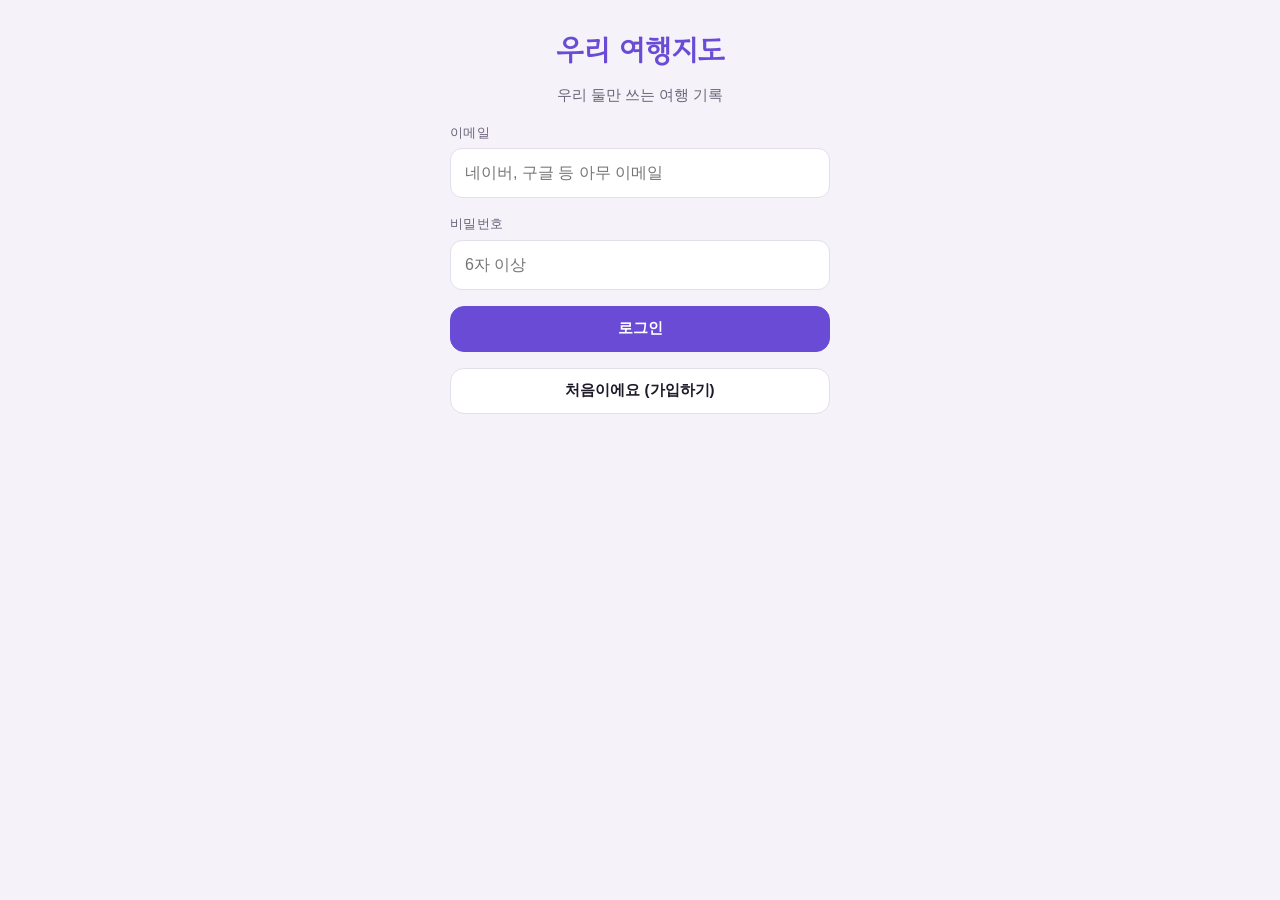
<file: index.html>
<!doctype html>
<html lang="ko">
<head>
<meta charset="utf-8">
<meta name="viewport" content="width=device-width,initial-scale=1,viewport-fit=cover,maximum-scale=1">
<title>우리 여행지도</title>
<meta name="theme-color" content="#6a4bd6">
<meta name="apple-mobile-web-app-capable" content="yes">
<meta name="mobile-web-app-capable" content="yes">
<meta name="apple-mobile-web-app-status-bar-style" content="default">
<meta name="apple-mobile-web-app-title" content="여행지도">
<link rel="manifest" href="manifest.json">
<link rel="icon" href="icons/icon-192.png">
<link rel="apple-touch-icon" href="icons/apple-touch-icon.png">
<link rel="preconnect" href="https://fonts.googleapis.com">
<link rel="preconnect" href="https://fonts.gstatic.com" crossorigin>
<link rel="stylesheet" href="https://fonts.googleapis.com/css2?family=Gowun+Dodum&display=swap">
<link rel="stylesheet" href="vendor/leaflet.css">
<link rel="stylesheet" href="css/style.css">
</head>
<body>
<div id="app"></div>
<script src="js/config.js"></script>
<script src="vendor/supabase.js"></script>
<script src="vendor/jszip.min.js"></script>
<script src="vendor/leaflet.js"></script>
<script src="vendor/topojson-client.min.js"></script>
<script src="vendor/tz.js"></script>
<script src="js/image.js"></script>
<script src="js/stores.js"></script>
<script src="js/walk.js"></script>
<script src="js/app.js"></script>
<script>
  if ("serviceWorker" in navigator) navigator.serviceWorker.register("sw.js").catch(() => {});
</script>
</body>
</html>
</file>
<file: vendor/leaflet.css>
/* required styles */

.leaflet-pane,
.leaflet-tile,
.leaflet-marker-icon,
.leaflet-marker-shadow,
.leaflet-tile-container,
.leaflet-pane > svg,
.leaflet-pane > canvas,
.leaflet-zoom-box,
.leaflet-image-layer,
.leaflet-layer {
	position: absolute;
	left: 0;
	top: 0;
	}
.leaflet-container {
	overflow: hidden;
	}
.leaflet-tile,
.leaflet-marker-icon,
.leaflet-marker-shadow {
	-webkit-user-select: none;
	   -moz-user-select: none;
	        user-select: none;
	  -webkit-user-drag: none;
	}
/* Prevents IE11 from highlighting tiles in blue */
.leaflet-tile::selection {
	background: transparent;
}
/* Safari renders non-retina tile on retina better with this, but Chrome is worse */
.leaflet-safari .leaflet-tile {
	image-rendering: -webkit-optimize-contrast;
	}
/* hack that prevents hw layers "stretching" when loading new tiles */
.leaflet-safari .leaflet-tile-container {
	width: 1600px;
	height: 1600px;
	-webkit-transform-origin: 0 0;
	}
.leaflet-marker-icon,
.leaflet-marker-shadow {
	display: block;
	}
/* .leaflet-container svg: reset svg max-width decleration shipped in Joomla! (joomla.org) 3.x */
/* .leaflet-container img: map is broken in FF if you have max-width: 100% on tiles */
.leaflet-container .leaflet-overlay-pane svg {
	max-width: none !important;
	max-height: none !important;
	}
.leaflet-container .leaflet-marker-pane img,
.leaflet-container .leaflet-shadow-pane img,
.leaflet-container .leaflet-tile-pane img,
.leaflet-container img.leaflet-image-layer,
.leaflet-container .leaflet-tile {
	max-width: none !important;
	max-height: none !important;
	width: auto;
	padding: 0;
	}

.leaflet-container img.leaflet-tile {
	/* See: https://bugs.chromium.org/p/chromium/issues/detail?id=600120 */
	mix-blend-mode: plus-lighter;
}

.leaflet-container.leaflet-touch-zoom {
	-ms-touch-action: pan-x pan-y;
	touch-action: pan-x pan-y;
	}
.leaflet-container.leaflet-touch-drag {
	-ms-touch-action: pinch-zoom;
	/* Fallback for FF which doesn't support pinch-zoom */
	touch-action: none;
	touch-action: pinch-zoom;
}
.leaflet-container.leaflet-touch-drag.leaflet-touch-zoom {
	-ms-touch-action: none;
	touch-action: none;
}
.leaflet-container {
	-webkit-tap-highlight-color: transparent;
}
.leaflet-container a {
	-webkit-tap-highlight-color: rgba(51, 181, 229, 0.4);
}
.leaflet-tile {
	filter: inherit;
	visibility: hidden;
	}
.leaflet-tile-loaded {
	visibility: inherit;
	}
.leaflet-zoom-box {
	width: 0;
	height: 0;
	-moz-box-sizing: border-box;
	     box-sizing: border-box;
	z-index: 800;
	}
/* workaround for https://bugzilla.mozilla.org/show_bug.cgi?id=888319 */
.leaflet-overlay-pane svg {
	-moz-user-select: none;
	}

.leaflet-pane         { z-index: 400; }

.leaflet-tile-pane    { z-index: 200; }
.leaflet-overlay-pane { z-index: 400; }
.leaflet-shadow-pane  { z-index: 500; }
.leaflet-marker-pane  { z-index: 600; }
.leaflet-tooltip-pane   { z-index: 650; }
.leaflet-popup-pane   { z-index: 700; }

.leaflet-map-pane canvas { z-index: 100; }
.leaflet-map-pane svg    { z-index: 200; }

.leaflet-vml-shape {
	width: 1px;
	height: 1px;
	}
.lvml {
	behavior: url(#default#VML);
	display: inline-block;
	position: absolute;
	}


/* control positioning */

.leaflet-control {
	position: relative;
	z-index: 800;
	pointer-events: visiblePainted; /* IE 9-10 doesn't have auto */
	pointer-events: auto;
	}
.leaflet-top,
.leaflet-bottom {
	position: absolute;
	z-index: 1000;
	pointer-events: none;
	}
.leaflet-top {
	top: 0;
	}
.leaflet-right {
	right: 0;
	}
.leaflet-bottom {
	bottom: 0;
	}
.leaflet-left {
	left: 0;
	}
.leaflet-control {
	float: left;
	clear: both;
	}
.leaflet-right .leaflet-control {
	float: right;
	}
.leaflet-top .leaflet-control {
	margin-top: 10px;
	}
.leaflet-bottom .leaflet-control {
	margin-bottom: 10px;
	}
.leaflet-left .leaflet-control {
	margin-left: 10px;
	}
.leaflet-right .leaflet-control {
	margin-right: 10px;
	}


/* zoom and fade animations */

.leaflet-fade-anim .leaflet-popup {
	opacity: 0;
	-webkit-transition: opacity 0.2s linear;
	   -moz-transition: opacity 0.2s linear;
	        transition: opacity 0.2s linear;
	}
.leaflet-fade-anim .leaflet-map-pane .leaflet-popup {
	opacity: 1;
	}
.leaflet-zoom-animated {
	-webkit-transform-origin: 0 0;
	    -ms-transform-origin: 0 0;
	        transform-origin: 0 0;
	}
svg.leaflet-zoom-animated {
	will-change: transform;
}

.leaflet-zoom-anim .leaflet-zoom-animated {
	-webkit-transition: -webkit-transform 0.25s cubic-bezier(0,0,0.25,1);
	   -moz-transition:    -moz-transform 0.25s cubic-bezier(0,0,0.25,1);
	        transition:         transform 0.25s cubic-bezier(0,0,0.25,1);
	}
.leaflet-zoom-anim .leaflet-tile,
.leaflet-pan-anim .leaflet-tile {
	-webkit-transition: none;
	   -moz-transition: none;
	        transition: none;
	}

.leaflet-zoom-anim .leaflet-zoom-hide {
	visibility: hidden;
	}


/* cursors */

.leaflet-interactive {
	cursor: pointer;
	}
.leaflet-grab {
	cursor: -webkit-grab;
	cursor:    -moz-grab;
	cursor:         grab;
	}
.leaflet-crosshair,
.leaflet-crosshair .leaflet-interactive {
	cursor: crosshair;
	}
.leaflet-popup-pane,
.leaflet-control {
	cursor: auto;
	}
.leaflet-dragging .leaflet-grab,
.leaflet-dragging .leaflet-grab .leaflet-interactive,
.leaflet-dragging .leaflet-marker-draggable {
	cursor: move;
	cursor: -webkit-grabbing;
	cursor:    -moz-grabbing;
	cursor:         grabbing;
	}

/* marker & overlays interactivity */
.leaflet-marker-icon,
.leaflet-marker-shadow,
.leaflet-image-layer,
.leaflet-pane > svg path,
.leaflet-tile-container {
	pointer-events: none;
	}

.leaflet-marker-icon.leaflet-interactive,
.leaflet-image-layer.leaflet-interactive,
.leaflet-pane > svg path.leaflet-interactive,
svg.leaflet-image-layer.leaflet-interactive path {
	pointer-events: visiblePainted; /* IE 9-10 doesn't have auto */
	pointer-events: auto;
	}

/* visual tweaks */

.leaflet-container {
	background: #ddd;
	outline-offset: 1px;
	}
.leaflet-container a {
	color: #0078A8;
	}
.leaflet-zoom-box {
	border: 2px dotted #38f;
	background: rgba(255,255,255,0.5);
	}


/* general typography */
.leaflet-container {
	font-family: "Helvetica Neue", Arial, Helvetica, sans-serif;
	font-size: 12px;
	font-size: 0.75rem;
	line-height: 1.5;
	}


/* general toolbar styles */

.leaflet-bar {
	box-shadow: 0 1px 5px rgba(0,0,0,0.65);
	border-radius: 4px;
	}
.leaflet-bar a {
	background-color: #fff;
	border-bottom: 1px solid #ccc;
	width: 26px;
	height: 26px;
	line-height: 26px;
	display: block;
	text-align: center;
	text-decoration: none;
	color: black;
	}
.leaflet-bar a,
.leaflet-control-layers-toggle {
	background-position: 50% 50%;
	background-repeat: no-repeat;
	display: block;
	}
.leaflet-bar a:hover,
.leaflet-bar a:focus {
	background-color: #f4f4f4;
	}
.leaflet-bar a:first-child {
	border-top-left-radius: 4px;
	border-top-right-radius: 4px;
	}
.leaflet-bar a:last-child {
	border-bottom-left-radius: 4px;
	border-bottom-right-radius: 4px;
	border-bottom: none;
	}
.leaflet-bar a.leaflet-disabled {
	cursor: default;
	background-color: #f4f4f4;
	color: #bbb;
	}

.leaflet-touch .leaflet-bar a {
	width: 30px;
	height: 30px;
	line-height: 30px;
	}
.leaflet-touch .leaflet-bar a:first-child {
	border-top-left-radius: 2px;
	border-top-right-radius: 2px;
	}
.leaflet-touch .leaflet-bar a:last-child {
	border-bottom-left-radius: 2px;
	border-bottom-right-radius: 2px;
	}

/* zoom control */

.leaflet-control-zoom-in,
.leaflet-control-zoom-out {
	font: bold 18px 'Lucida Console', Monaco, monospace;
	text-indent: 1px;
	}

.leaflet-touch .leaflet-control-zoom-in, .leaflet-touch .leaflet-control-zoom-out  {
	font-size: 22px;
	}


/* layers control */

.leaflet-control-layers {
	box-shadow: 0 1px 5px rgba(0,0,0,0.4);
	background: #fff;
	border-radius: 5px;
	}
.leaflet-control-layers-toggle {
	background-image: url(images/layers.png);
	width: 36px;
	height: 36px;
	}
.leaflet-retina .leaflet-control-layers-toggle {
	background-image: url(images/layers-2x.png);
	background-size: 26px 26px;
	}
.leaflet-touch .leaflet-control-layers-toggle {
	width: 44px;
	height: 44px;
	}
.leaflet-control-layers .leaflet-control-layers-list,
.leaflet-control-layers-expanded .leaflet-control-layers-toggle {
	display: none;
	}
.leaflet-control-layers-expanded .leaflet-control-layers-list {
	display: block;
	position: relative;
	}
.leaflet-control-layers-expanded {
	padding: 6px 10px 6px 6px;
	color: #333;
	background: #fff;
	}
.leaflet-control-layers-scrollbar {
	overflow-y: scroll;
	overflow-x: hidden;
	padding-right: 5px;
	}
.leaflet-control-layers-selector {
	margin-top: 2px;
	position: relative;
	top: 1px;
	}
.leaflet-control-layers label {
	display: block;
	font-size: 13px;
	font-size: 1.08333em;
	}
.leaflet-control-layers-separator {
	height: 0;
	border-top: 1px solid #ddd;
	margin: 5px -10px 5px -6px;
	}

/* Default icon URLs */
.leaflet-default-icon-path { /* used only in path-guessing heuristic, see L.Icon.Default */
	background-image: url(images/marker-icon.png);
	}


/* attribution and scale controls */

.leaflet-container .leaflet-control-attribution {
	background: #fff;
	background: rgba(255, 255, 255, 0.8);
	margin: 0;
	}
.leaflet-control-attribution,
.leaflet-control-scale-line {
	padding: 0 5px;
	color: #333;
	line-height: 1.4;
	}
.leaflet-control-attribution a {
	text-decoration: none;
	}
.leaflet-control-attribution a:hover,
.leaflet-control-attribution a:focus {
	text-decoration: underline;
	}
.leaflet-attribution-flag {
	display: inline !important;
	vertical-align: baseline !important;
	width: 1em;
	height: 0.6669em;
	}
.leaflet-left .leaflet-control-scale {
	margin-left: 5px;
	}
.leaflet-bottom .leaflet-control-scale {
	margin-bottom: 5px;
	}
.leaflet-control-scale-line {
	border: 2px solid #777;
	border-top: none;
	line-height: 1.1;
	padding: 2px 5px 1px;
	white-space: nowrap;
	-moz-box-sizing: border-box;
	     box-sizing: border-box;
	background: rgba(255, 255, 255, 0.8);
	text-shadow: 1px 1px #fff;
	}
.leaflet-control-scale-line:not(:first-child) {
	border-top: 2px solid #777;
	border-bottom: none;
	margin-top: -2px;
	}
.leaflet-control-scale-line:not(:first-child):not(:last-child) {
	border-bottom: 2px solid #777;
	}

.leaflet-touch .leaflet-control-attribution,
.leaflet-touch .leaflet-control-layers,
.leaflet-touch .leaflet-bar {
	box-shadow: none;
	}
.leaflet-touch .leaflet-control-layers,
.leaflet-touch .leaflet-bar {
	border: 2px solid rgba(0,0,0,0.2);
	background-clip: padding-box;
	}


/* popup */

.leaflet-popup {
	position: absolute;
	text-align: center;
	margin-bottom: 20px;
	}
.leaflet-popup-content-wrapper {
	padding: 1px;
	text-align: left;
	border-radius: 12px;
	}
.leaflet-popup-content {
	margin: 13px 24px 13px 20px;
	line-height: 1.3;
	font-size: 13px;
	font-size: 1.08333em;
	min-height: 1px;
	}
.leaflet-popup-content p {
	margin: 17px 0;
	margin: 1.3em 0;
	}
.leaflet-popup-tip-container {
	width: 40px;
	height: 20px;
	position: absolute;
	left: 50%;
	margin-top: -1px;
	margin-left: -20px;
	overflow: hidden;
	pointer-events: none;
	}
.leaflet-popup-tip {
	width: 17px;
	height: 17px;
	padding: 1px;

	margin: -10px auto 0;
	pointer-events: auto;

	-webkit-transform: rotate(45deg);
	   -moz-transform: rotate(45deg);
	    -ms-transform: rotate(45deg);
	        transform: rotate(45deg);
	}
.leaflet-popup-content-wrapper,
.leaflet-popup-tip {
	background: white;
	color: #333;
	box-shadow: 0 3px 14px rgba(0,0,0,0.4);
	}
.leaflet-container a.leaflet-popup-close-button {
	position: absolute;
	top: 0;
	right: 0;
	border: none;
	text-align: center;
	width: 24px;
	height: 24px;
	font: 16px/24px Tahoma, Verdana, sans-serif;
	color: #757575;
	text-decoration: none;
	background: transparent;
	}
.leaflet-container a.leaflet-popup-close-button:hover,
.leaflet-container a.leaflet-popup-close-button:focus {
	color: #585858;
	}
.leaflet-popup-scrolled {
	overflow: auto;
	}

.leaflet-oldie .leaflet-popup-content-wrapper {
	-ms-zoom: 1;
	}
.leaflet-oldie .leaflet-popup-tip {
	width: 24px;
	margin: 0 auto;

	-ms-filter: "progid:DXImageTransform.Microsoft.Matrix(M11=0.70710678, M12=0.70710678, M21=-0.70710678, M22=0.70710678)";
	filter: progid:DXImageTransform.Microsoft.Matrix(M11=0.70710678, M12=0.70710678, M21=-0.70710678, M22=0.70710678);
	}

.leaflet-oldie .leaflet-control-zoom,
.leaflet-oldie .leaflet-control-layers,
.leaflet-oldie .leaflet-popup-content-wrapper,
.leaflet-oldie .leaflet-popup-tip {
	border: 1px solid #999;
	}


/* div icon */

.leaflet-div-icon {
	background: #fff;
	border: 1px solid #666;
	}


/* Tooltip */
/* Base styles for the element that has a tooltip */
.leaflet-tooltip {
	position: absolute;
	padding: 6px;
	background-color: #fff;
	border: 1px solid #fff;
	border-radius: 3px;
	color: #222;
	white-space: nowrap;
	-webkit-user-select: none;
	-moz-user-select: none;
	-ms-user-select: none;
	user-select: none;
	pointer-events: none;
	box-shadow: 0 1px 3px rgba(0,0,0,0.4);
	}
.leaflet-tooltip.leaflet-interactive {
	cursor: pointer;
	pointer-events: auto;
	}
.leaflet-tooltip-top:before,
.leaflet-tooltip-bottom:before,
.leaflet-tooltip-left:before,
.leaflet-tooltip-right:before {
	position: absolute;
	pointer-events: none;
	border: 6px solid transparent;
	background: transparent;
	content: "";
	}

/* Directions */

.leaflet-tooltip-bottom {
	margin-top: 6px;
}
.leaflet-tooltip-top {
	margin-top: -6px;
}
.leaflet-tooltip-bottom:before,
.leaflet-tooltip-top:before {
	left: 50%;
	margin-left: -6px;
	}
.leaflet-tooltip-top:before {
	bottom: 0;
	margin-bottom: -12px;
	border-top-color: #fff;
	}
.leaflet-tooltip-bottom:before {
	top: 0;
	margin-top: -12px;
	margin-left: -6px;
	border-bottom-color: #fff;
	}
.leaflet-tooltip-left {
	margin-left: -6px;
}
.leaflet-tooltip-right {
	margin-left: 6px;
}
.leaflet-tooltip-left:before,
.leaflet-tooltip-right:before {
	top: 50%;
	margin-top: -6px;
	}
.leaflet-tooltip-left:before {
	right: 0;
	margin-right: -12px;
	border-left-color: #fff;
	}
.leaflet-tooltip-right:before {
	left: 0;
	margin-left: -12px;
	border-right-color: #fff;
	}

/* Printing */

@media print {
	/* Prevent printers from removing background-images of controls. */
	.leaflet-control {
		-webkit-print-color-adjust: exact;
		print-color-adjust: exact;
		}
	}
</file>
<file: css/style.css>
/* Layout: one-column phone app — sticky top bar, scrolling content, fixed bottom tab bar; sheets slide up over it. */
:root {
  --bg: #f5f3f9;
  --surface: #ffffff;
  --fg: #1e1a28;
  --muted: #6b6479;
  --line: #e3deec;
  --accent: #6a4bd6;
  --accent-fg: #ffffff;
  --accent-soft: #ebe5fb;
  --land: #dfdae9;
  --land-line: #f5f3f9;
  --visited: #c9bbf5;
  --border-strong: #9a88d6;
  --danger: #cf3e57;
  --shadow: 0 6px 24px rgba(40, 24, 90, .10);
  --font-display: "Gowun Dodum", "Apple SD Gothic Neo", "Malgun Gothic", sans-serif;
  --font-body: -apple-system, BlinkMacSystemFont, "Apple SD Gothic Neo", "Noto Sans KR", "Malgun Gothic", "Segoe UI", sans-serif;
  --tabbar-h: 62px;
  color-scheme: light;
}
@media (prefers-color-scheme: dark) {
  :root:not([data-theme="light"]) {
    --bg: #14111b; --surface: #1e1a28; --fg: #eeeaf6; --muted: #a29bb4; --line: #322b41;
    --accent: #9f8aff; --accent-fg: #14111b; --accent-soft: #2b2445; --land: #2c2639; --land-line: #14111b;
    --visited: #5a4a9a; --border-strong: #7d6bc4; --danger: #ff6b84; --shadow: 0 6px 24px rgba(0,0,0,.4); color-scheme: dark;
  }
}
:root[data-theme="dark"] {
  --bg: #14111b; --surface: #1e1a28; --fg: #eeeaf6; --muted: #a29bb4; --line: #322b41;
  --accent: #9f8aff; --accent-fg: #14111b; --accent-soft: #2b2445; --land: #2c2639; --land-line: #14111b;
  --visited: #5a4a9a; --border-strong: #7d6bc4; --danger: #ff6b84; --shadow: 0 6px 24px rgba(0,0,0,.4); color-scheme: dark;
}

* { box-sizing: border-box; -webkit-tap-highlight-color: transparent; }
html, body { height: 100%; }
body {
  margin: 0; background: var(--bg); color: var(--fg);
  font: 15px/1.5 var(--font-body);
  -webkit-font-smoothing: antialiased; overscroll-behavior-y: none;
}
body::before { content: ""; position: fixed; inset: 0 0 auto; height: env(safe-area-inset-top, 0px); z-index: 30; background: var(--bg); }
button, input, textarea, select { font: inherit; color: inherit; }
button { cursor: pointer; }
:focus-visible { outline: 2px solid var(--accent); outline-offset: 2px; }
[hidden] { display: none !important; }

.gutter { padding-left: max(16px, env(safe-area-inset-left, 0px)); padding-right: max(16px, env(safe-area-inset-right, 0px)); }

/* top bar */
.topbar {
  position: sticky; top: env(safe-area-inset-top, 0px); z-index: 20; background: var(--bg);
  display: grid; grid-template-columns: 44px 1fr 44px; align-items: center; min-height: 54px;
}
.topbar h1 { margin: 0; text-align: center; font: 600 20px/1.2 var(--font-display); letter-spacing: -.01em; text-wrap: balance; }
.topbar h1 small { display: block; font: 12px/1.3 var(--font-body); color: var(--muted); letter-spacing: 0; }
.brand { color: var(--accent); }
.iconbtn {
  width: 44px; height: 44px; border: 0; background: none; border-radius: 12px;
  display: grid; place-items: center; color: var(--fg);
}
.iconbtn:active { background: var(--accent-soft); }
.iconbtn svg { width: 24px; height: 24px; }

main { padding-bottom: calc(var(--tabbar-h) + env(safe-area-inset-bottom, 0px) + 24px); }

/* segmented */
.seg { display: grid; grid-template-columns: 1fr 1fr; border-bottom: 1px solid var(--line); margin-bottom: 16px; }
.seg button { border: 0; background: none; padding: 10px 0; color: var(--muted); border-bottom: 2px solid transparent; margin-bottom: -1px; }
.seg button[aria-selected="true"] { color: var(--fg); font-weight: 600; border-color: var(--accent); }

/* map cards */
.cards { display: grid; gap: 18px; grid-template-columns: repeat(auto-fill, minmax(min(100%, 320px), 1fr)); }
.card { background: var(--surface); border-radius: 18px; overflow: hidden; box-shadow: var(--shadow); }
.card-map { display: block; width: 100%; border: 0; padding: 12px; background: none; }
.card-map svg { display: block; width: 100%; height: auto; max-height: 260px; }
.card-foot { display: flex; align-items: center; gap: 8px; padding: 2px 14px 14px 16px; }
.card-foot .t { flex: 1; min-width: 0; }
.card-foot b { display: block; font: 600 17px/1.3 var(--font-display); overflow: hidden; text-overflow: ellipsis; white-space: nowrap; }
.card-foot span { font-size: 13px; color: var(--muted); font-variant-numeric: tabular-nums; }
.card-foot .iconbtn { width: 38px; height: 38px; color: var(--accent); }
.card-foot .iconbtn svg { width: 21px; height: 21px; }

.empty { text-align: center; color: var(--muted); padding: 48px 12px; }
.empty b { display: block; color: var(--fg); font: 600 18px/1.4 var(--font-display); margin-bottom: 6px; }

.btn {
  display: inline-flex; align-items: center; justify-content: center; gap: 6px;
  min-height: 46px; padding: 0 18px; border-radius: 14px; border: 1px solid var(--line);
  background: var(--surface); font-weight: 600;
}
.btn.primary { background: var(--accent); color: var(--accent-fg); border-color: var(--accent); }
.btn.danger { color: var(--danger); }
.btn.block { width: 100%; }
.btn:disabled { opacity: .5; }
.btn svg { width: 20px; height: 20px; }
.fab-row { margin-top: 20px; }

/* tab bar */
.tabbar {
  position: fixed; left: 0; right: 0; bottom: 0; z-index: 25; background: var(--surface);
  border-top: 1px solid var(--line); display: grid; grid-template-columns: repeat(3, 1fr);
  padding-bottom: env(safe-area-inset-bottom, 0px);
  padding-left: env(safe-area-inset-left, 0px); padding-right: env(safe-area-inset-right, 0px);
}
.tabbar button { border: 0; background: none; height: var(--tabbar-h); display: grid; place-items: center; align-content: center; gap: 2px; color: var(--muted); font-size: 11px; }
.tabbar button svg { width: 24px; height: 24px; }
.tabbar button[aria-current="page"] { color: var(--accent); }

/* map view */
.mapview { position: fixed; inset: 0; z-index: 26; background: var(--bg); display: flex; flex-direction: column; padding-top: env(safe-area-inset-top, 0px); }
.mapstage { position: relative; flex: 1; overflow: hidden; touch-action: none; }
.mapstage > svg { width: 100%; height: 100%; display: block; user-select: none; -webkit-user-select: none; }
.region { stroke: var(--land-line); stroke-width: .7; vector-effect: non-scaling-stroke; cursor: pointer; }
.region.empty-r { fill: var(--land); }
.region.visited { fill: var(--visited); }
.region.hot { stroke: var(--accent); stroke-width: 2.2; }
.borders { fill: none; stroke: var(--border-strong); stroke-width: 1.4; vector-effect: non-scaling-stroke; pointer-events: none; stroke-linejoin: round; }
.card-map .borders, .choice .borders { stroke-width: 1; }
.labels { pointer-events: none; fill: var(--fg); stroke: var(--bg); paint-order: stroke; stroke-linejoin: round; text-anchor: middle; dominant-baseline: middle; font-family: var(--font-body); font-weight: 600; }
.zoomctl { position: absolute; right: max(12px, env(safe-area-inset-right, 0px)); bottom: calc(14px + env(safe-area-inset-bottom, 0px)); display: grid; gap: 8px; }
.zoomctl button { width: 42px; height: 42px; border-radius: 12px; border: 1px solid var(--line); background: var(--surface); box-shadow: var(--shadow); display: grid; place-items: center; }
.zoomctl svg { width: 20px; height: 20px; }
.hint { position: absolute; left: 50%; transform: translateX(-50%); top: 10px; background: var(--surface); color: var(--muted); font-size: 13px; padding: 6px 12px; border-radius: 99px; box-shadow: var(--shadow); white-space: nowrap; pointer-events: none; }
.tag { position: absolute; pointer-events: none; transform: translate(-50%, -130%); background: var(--fg); color: var(--bg); font-size: 12px; padding: 3px 8px; border-radius: 8px; white-space: nowrap; }

/* sheets */
.sheet-wrap { position: fixed; inset: 0; z-index: 40; background: rgba(15, 10, 30, .45); display: flex; align-items: flex-end; justify-content: center; }
.sheet {
  width: 100%; max-width: 640px; max-height: calc(100% - env(safe-area-inset-top, 0px) - 24px); overflow: auto;
  background: var(--bg); border-radius: 22px 22px 0 0;
  padding-bottom: calc(20px + env(safe-area-inset-bottom, 0px)); animation: up .22s ease-out;
}
.sheet.full { height: calc(100% - env(safe-area-inset-top, 0px) - 12px); }
@keyframes up { from { transform: translateY(40px); opacity: .4; } to { transform: none; opacity: 1; } }
@media (prefers-reduced-motion: reduce) { .sheet { animation: none; } }
.sheet-head { position: sticky; top: 0; z-index: 2; background: var(--bg); display: grid; grid-template-columns: 44px 1fr 44px; align-items: center; padding-block: 8px; }
.sheet-head h2 { margin: 0; text-align: center; font: 600 18px/1.3 var(--font-display); }
.sheet-head h2 small { display: block; font: 12px var(--font-body); color: var(--muted); }
.stack { display: grid; gap: 14px; }

.field { display: grid; gap: 6px; }
.field label, .lbl { font-size: 13px; color: var(--muted); letter-spacing: .02em; }
.field input, .field textarea, .field select {
  width: 100%; border: 1px solid var(--line); background: var(--surface); border-radius: 12px; padding: 12px 14px; font-size: 16px;
}
.field textarea { min-height: 110px; resize: vertical; }
.choice { display: grid; grid-template-columns: repeat(3, 1fr); gap: 8px; }
.choice button { min-width: 0; border: 1.5px solid var(--line); background: var(--surface); border-radius: 14px; padding: 12px 6px; display: grid; gap: 4px; justify-items: center; }
.choice button[aria-pressed="true"] { border-color: var(--accent); background: var(--accent-soft); }
.choice svg { width: 100%; height: 70px; }
.choice .region { fill: var(--land); stroke-width: .3; }

/* region detail */
.hero { aspect-ratio: 16/10; max-width: 100%; border-radius: 16px; overflow: hidden; background: var(--land); display: grid; place-items: center; color: var(--muted); }
.hero img { width: 100%; height: 100%; object-fit: cover; }
.entry { background: var(--surface); border-radius: 16px; padding: 14px; display: grid; gap: 10px; }
.entry-top { display: flex; align-items: center; gap: 8px; }
.entry-top .d { flex: 1; font-weight: 600; font-variant-numeric: tabular-nums; }
.entry-top .iconbtn { width: 36px; height: 36px; color: var(--muted); }
.entry-top .iconbtn svg { width: 20px; height: 20px; }
.memo { white-space: pre-wrap; overflow-wrap: anywhere; }
.grid { display: grid; grid-template-columns: repeat(3, 1fr); gap: 4px; }
.grid button, .grid .ph { position: relative; border: 0; padding: 0; aspect-ratio: 1; max-width: 100%; border-radius: 8px; overflow: hidden; background: var(--land); }
.grid img { width: 100%; height: 100%; object-fit: cover; display: block; }
.grid .star { position: absolute; left: 4px; top: 4px; background: var(--accent); color: var(--accent-fg); font-size: 10px; padding: 1px 6px; border-radius: 6px; }
.grid .rm { position: absolute; right: 4px; top: 4px; width: 24px; height: 24px; border-radius: 50%; border: 0; background: rgba(0,0,0,.6); color: #fff; display: grid; place-items: center; font-size: 14px; line-height: 1; }
.progress { height: 6px; background: var(--line); border-radius: 99px; overflow: hidden; }
.progress i { display: block; height: 100%; background: var(--accent); width: 0; transition: width .2s; }

/* timeline */
.tl { display: grid; gap: 12px; }
.tl-item { display: grid; grid-template-columns: 64px 1fr; gap: 12px; align-items: center; background: var(--surface); border-radius: 14px; padding: 10px; border: 0; text-align: left; width: 100%; }
.tl-item .th { width: 64px; height: 64px; border-radius: 10px; overflow: hidden; background: var(--land); }
.tl-item .th img { width: 100%; height: 100%; object-fit: cover; }
.tl-item .tx { min-width: 0; }
.tl-item b { display: block; overflow: hidden; text-overflow: ellipsis; white-space: nowrap; }
.tl-item span { font-size: 13px; color: var(--muted); display: block; overflow: hidden; text-overflow: ellipsis; white-space: nowrap; }
.month { font: 600 15px var(--font-display); color: var(--muted); margin: 10px 2px 0; }

/* settings */
.panel { background: var(--surface); border-radius: 16px; padding: 16px; display: grid; gap: 10px; }
.panel h3 { margin: 0; font: 600 16px var(--font-display); }
.panel p { margin: 0; color: var(--muted); font-size: 14px; }
.meter { height: 10px; border-radius: 99px; background: var(--line); overflow: hidden; }
.meter i { display: block; height: 100%; background: var(--accent); }
.meter-row { display: flex; justify-content: space-between; font-size: 13px; color: var(--muted); font-variant-numeric: tabular-nums; }
.banner { background: var(--accent-soft); color: var(--fg); border-radius: 12px; padding: 10px 12px; font-size: 13px; }

/* photo viewer */
.viewer { position: fixed; inset: 0; z-index: 60; background: #000; display: flex; flex-direction: column; padding-top: env(safe-area-inset-top, 0px); padding-bottom: env(safe-area-inset-bottom, 0px); }
.viewer .vbar { display: flex; justify-content: space-between; align-items: center; padding: 6px 8px; color: #fff; }
.viewer .vbar .iconbtn { color: #fff; }
.viewer .vimg { flex: 1; display: grid; place-items: center; overflow: hidden; }
.viewer img { max-width: 100%; max-height: 100%; object-fit: contain; }
.viewer .vact { display: flex; gap: 10px; padding: 10px 16px; justify-content: center; }
.viewer .vact .btn { background: #222; color: #fff; border-color: #333; }

/* confirm + toast */
.confirm { position: fixed; inset: 0; z-index: 80; background: rgba(15,10,30,.5); display: grid; place-items: center; padding: 24px; }
.confirm .box { background: var(--surface); border-radius: 18px; padding: 20px; max-width: 340px; width: 100%; display: grid; gap: 14px; }
.confirm .box p { margin: 0; }
.confirm .row { display: grid; grid-template-columns: 1fr 1fr; gap: 10px; }
.toast { position: fixed; left: 50%; transform: translateX(-50%); bottom: calc(var(--tabbar-h) + env(safe-area-inset-bottom, 0px) + 16px); z-index: 90; background: var(--fg); color: var(--bg); padding: 10px 16px; border-radius: 12px; font-size: 14px; max-width: calc(100% - 32px); }

/* login */
.login { min-height: 100%; display: grid; place-items: center; padding-block: 32px; }
.login .box { width: 100%; max-width: 380px; display: grid; gap: 16px; }
.login h1 { margin: 0; font: 600 30px/1.2 var(--font-display); color: var(--accent); text-align: center; }
.login p { margin: 0; text-align: center; color: var(--muted); }
.err { color: var(--danger); font-size: 14px; }

/* ───── 모드 전환 (여행기록 / 발자취) ───── */
.modebar { position: sticky; top: calc(env(safe-area-inset-top, 0px) + 54px); z-index: 19; background: var(--bg); padding-bottom: 12px; }
.seg.mode { margin: 0; border: 0; background: var(--line); border-radius: 12px; padding: 3px; gap: 3px; }
.seg.mode button { border: 0; margin: 0; border-radius: 9px; padding: 8px 0; font-weight: 600; color: var(--muted); }
.seg.mode button[aria-selected="true"] { background: var(--surface); color: var(--fg); box-shadow: 0 1px 4px rgba(40, 24, 90, .12); }

/* ───── 발자취 선 ───── */
.trk { opacity: .88; fill: none; }
.trk path { fill: none; stroke-opacity: .45; stroke-width: 3.5px; stroke-linecap: round; stroke-linejoin: round; vector-effect: non-scaling-stroke; }
.card-map .trk path { stroke-width: 2px; }
.tl-item .trk path { stroke-width: 2.6px; stroke-opacity: .8; }
.zin .wdot { display: none; }
.walkmap .trk path { stroke-width: 4px; }
.wdot { stroke-width: 7px; stroke-linecap: round; stroke-opacity: .55; vector-effect: non-scaling-stroke; fill: none; }
.stay { stroke: var(--surface); stroke-width: 11px; stroke-linecap: round; vector-effect: non-scaling-stroke; fill: none; filter: drop-shadow(0 0 1.5px rgba(0,0,0,.45)); }
.hits path { fill: none; stroke: transparent; stroke-width: 20px; vector-effect: non-scaling-stroke; pointer-events: stroke; cursor: pointer; }
.legend { position: absolute; left: 50%; transform: translateX(-50%); top: 10px; z-index: 500; display: flex; gap: 4px; background: var(--surface); padding: 4px; border-radius: 99px; box-shadow: var(--shadow); font-size: 13px; white-space: nowrap; }
.legend button { display: inline-flex; align-items: center; gap: 6px; border: 0; background: none; padding: 6px 10px; border-radius: 99px; font-weight: 600; color: var(--fg); }
.legend button[aria-pressed="true"] { background: var(--accent-soft); }
.legend button.dim { opacity: .4; }
.legend i { width: 16px; height: 5px; border-radius: 3px; box-shadow: 0 0 6px currentColor; }
.walkmap { display: block; width: 100%; aspect-ratio: 4 / 3; max-width: 100%; border: 0; padding: 0; border-radius: 16px; overflow: hidden; background: var(--land); }
.walkmap svg { width: 100%; height: 100%; display: block; }
.stats { display: grid; grid-template-columns: repeat(4, 1fr); gap: 8px; }
.stats div { background: var(--surface); border-radius: 12px; padding: 10px 8px; display: grid; gap: 2px; text-align: center; min-width: 0; }
.stats span { font-size: 12px; color: var(--muted); }
.stats b { font-size: 15px; font-variant-numeric: tabular-nums; }
.seg2 { display: grid; grid-template-columns: 1fr 1fr; gap: 8px; }
.seg2 button { border: 1.5px solid var(--line); background: var(--surface); border-radius: 12px; padding: 10px; font-weight: 600; color: var(--muted); }
.seg2 button[aria-pressed="true"] { border-color: var(--accent); background: var(--accent-soft); color: var(--fg); }
.stayrow { display: grid; gap: 6px; background: var(--surface); border-radius: 12px; padding: 10px 12px; }
.stayrow span { font-size: 13px; color: var(--muted); font-variant-numeric: tabular-nums; }
.stayrow input { border: 1px solid var(--line); background: var(--bg); border-radius: 10px; padding: 9px 12px; font-size: 16px; width: 100%; }
.th.shape { display: grid; place-items: center; background: var(--accent-soft); padding: 6px; }
.th.shape svg { width: 100%; height: 100%; }

/* ───── 발자취 실제 지도 ───── */
.lmap { position: absolute; inset: 0; background: var(--bg); font-family: var(--font-body); }
.lmap .leaflet-control-attribution { font-size: 10px; background: rgba(255,255,255,.75); }
.mapview .lmap ~ .zoomctl { bottom: calc(30px + env(safe-area-inset-bottom, 0px)); z-index: 500; }
.dlabel { background: none; border: 0; width: 0; height: 0; }
.dlabel span { display: inline-block; transform: translate(-50%, -50%); white-space: nowrap; font-size: 11px; font-weight: 600; color: var(--fg);
  text-shadow: 0 0 3px var(--bg), 0 0 3px var(--bg), 0 0 2px var(--bg); pointer-events: none; }
.wsvg .borders { stroke: #a39db2; }
.trk path { stroke-opacity: .55; }
</file>
